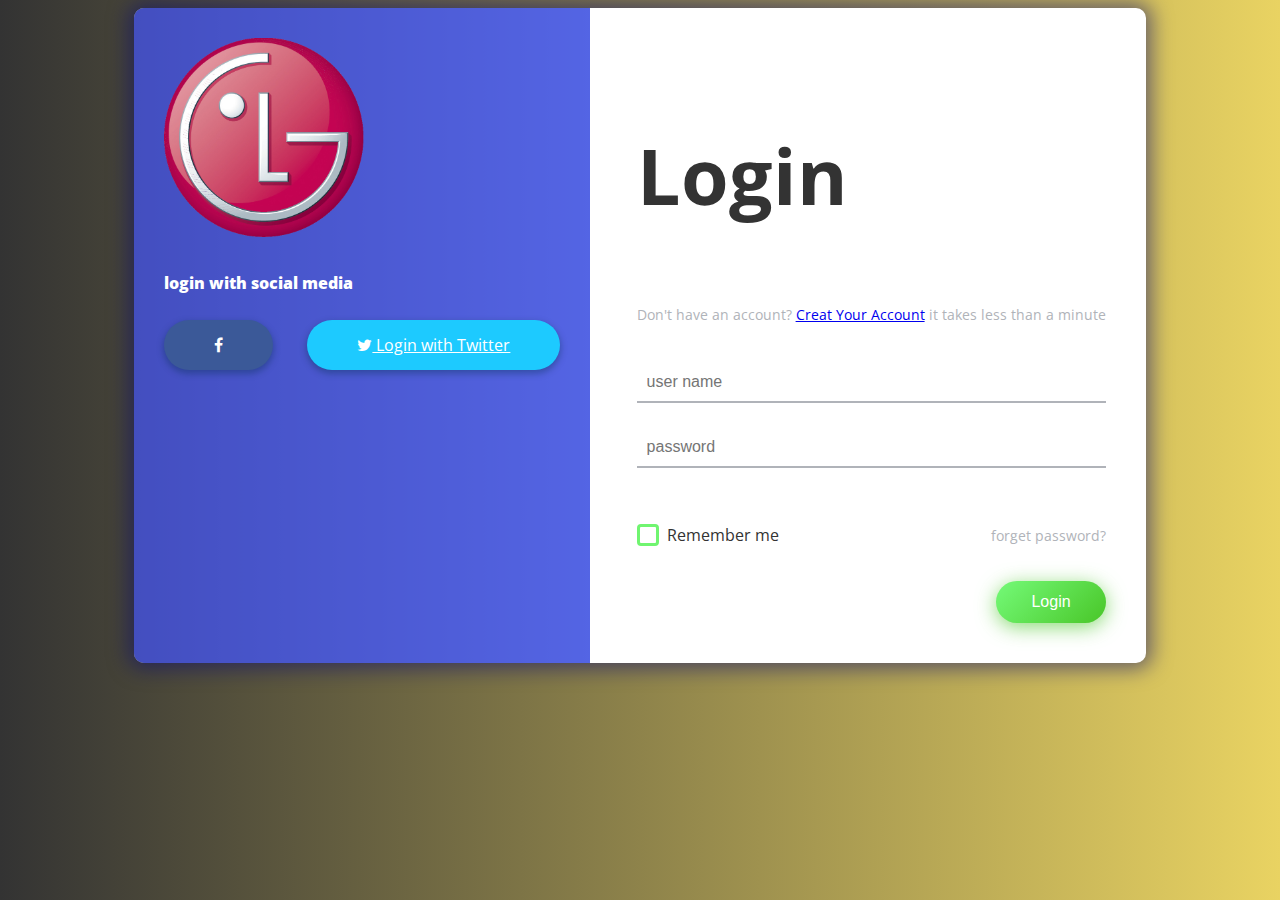
<file: login.html>
<!DOCTYPE html>
<html lang="en" >
<head>
  <meta charset="UTF-8">
  <title>Login Page </title>
  <link href="https://fonts.googleapis.com/css?family=Open+Sans" rel="stylesheet">
  <link rel="shortcut icon" href="images1/title.png" type="image/x-icon">

<link href="https://maxcdn.bootstrapcdn.com/font-awesome/4.7.0/css/font-awesome.min.css" rel="stylesheet" integrity="sha384-wvfXpqpZZVQGK6TAh5PVlGOfQNHSoD2xbE+QkPxCAFlNEevoEH3Sl0sibVcOQVnN" crossorigin="anonymous"><link rel="stylesheet" href="css1/style2.css">

</head>
<body>
<!-- partial:index.partial.html -->
<div class="box-form">
	<div class="left">
		<div class="overlay">
			<img src="images1/title.png" width="200PX" alt="" />
		
		<span>
			<p>login with social media</p>
			<a href="#"><i class="fa fa-facebook" aria-hidden="true"></i></a>
			<a href="#"><i class="fa fa-twitter" aria-hidden="true"></i> Login with Twitter</a>
		</span>
		</div>
	</div>
	
	
		<div class="right">
		<h5>Login</h5>
		<p>Don't have an account? <a href="#">Creat Your Account</a> it takes less than a minute</p>
		<div class="inputs">
			<input type="text" placeholder="user name">
			<br>
			<input type="password" placeholder="password">
		</div>
			
			<br><br>
			
		<div class="remember-me--forget-password">
				<!-- Angular -->
	<label>
		<input type="checkbox" name="item" checked/>
		<span class="text-checkbox">Remember me</span>
	</label>
			<p>forget password?</p>
		</div>
			
			<br>
			<button>Login</button>
	</div>
	
</div>
<!-- partial -->
  
</body>
</html>
</file>
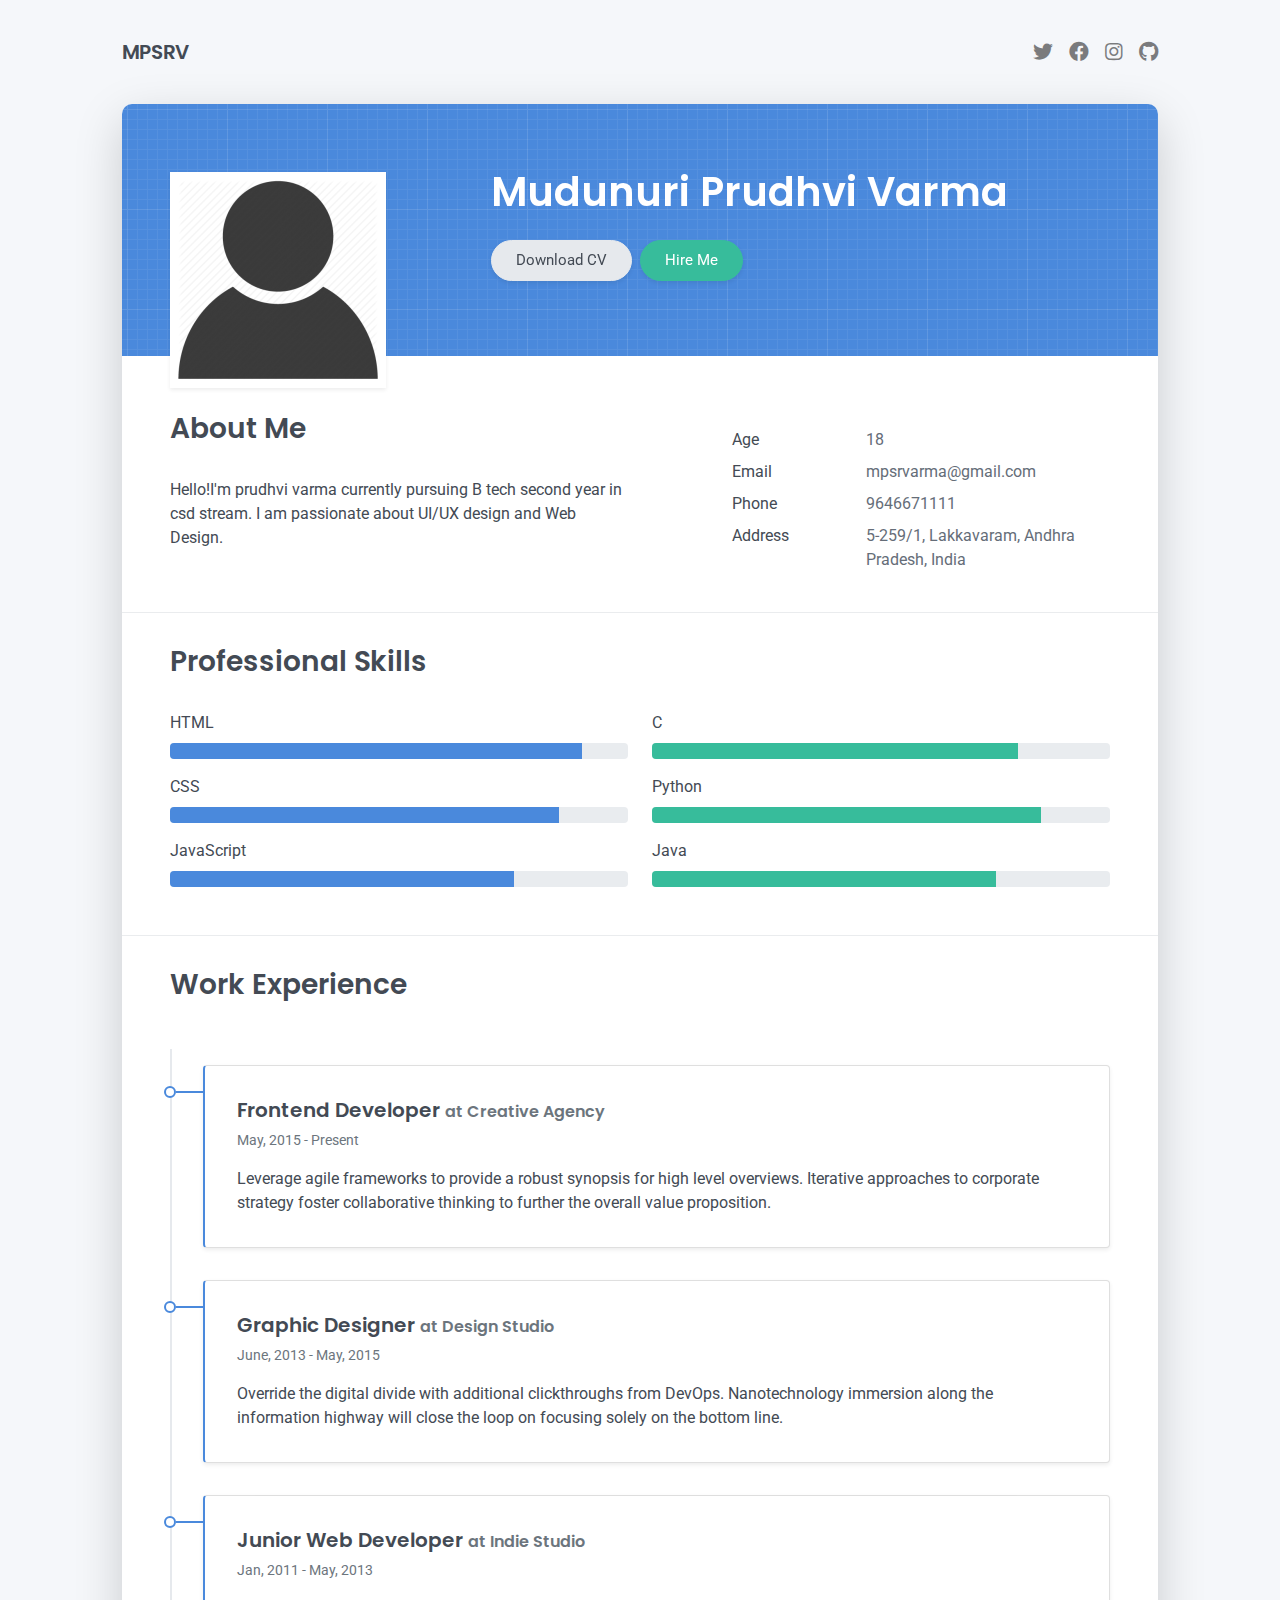
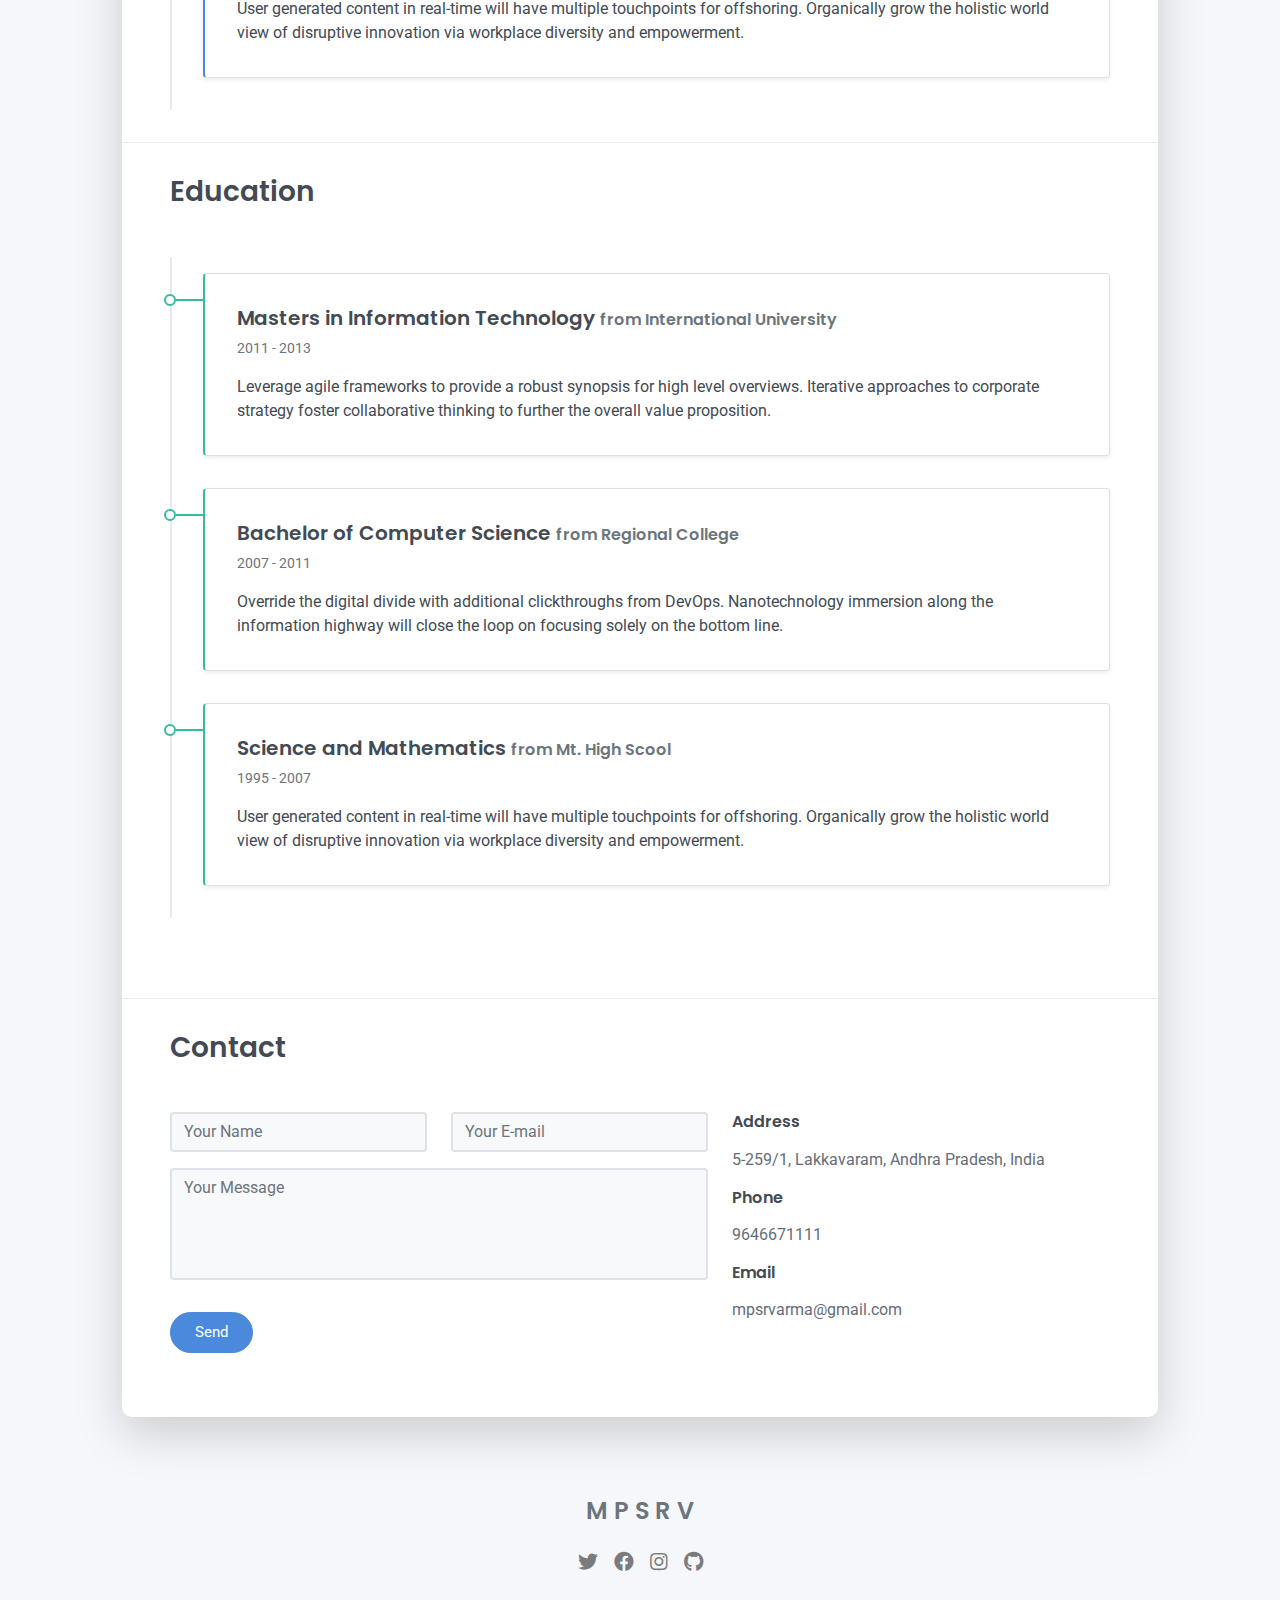
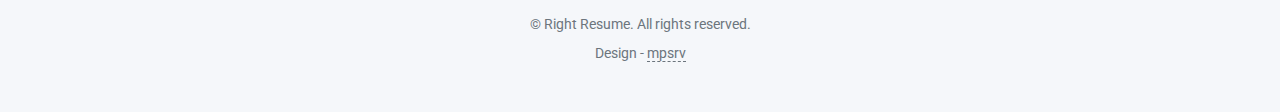
<file: resume.html>
<!DOCTYPE html>
<html lang="en-US">
  <head>
    <meta charset="UTF-8">
    <meta http-equiv="X-UA-Compatible" content="IE=edge">
    <meta name="viewport" content="width=device-width, initial-scale=1">
    <title> Resume</title>
    <link rel="shortcut icon" href="images/title.png" type="image/x-icon">
    <link rel="preconnect" href="https://fonts.gstatic.com" crossorigin="crossorigin"/>
    <link rel="preload" as="style" href="https://fonts.googleapis.com/css2?family=Poppins:wght@600&amp;family=Roboto:wght@300;400;500;700&amp;display=swap"/>
    <link rel="stylesheet" href="https://fonts.googleapis.com/css2?family=Poppins:wght@600&amp;family=Roboto:wght@300;400;500;700&amp;display=swap" media="print" onload="this.media='all'"/>
    <noscript>
      <link rel="stylesheet" href="https://fonts.googleapis.com/css2?family=Poppins:wght@600&amp;family=Roboto:wght@300;400;500;700&amp;display=swap"/>
    </noscript>
    <link href="css2/font-awesome/css/all.min.css?ver=1.2.0" rel="stylesheet">
    <link href="css2/bootstrap.min.css?ver=1.2.0" rel="stylesheet">
    <link href="css2/aos.css?ver=1.2.0" rel="stylesheet">
    <link href="css2/main.css?ver=1.2.0" rel="stylesheet">
    <noscript>
      <style type="text/css">
        [data-aos] {
            opacity: 1 !important;
            transform: translate(0) scale(1) !important;
        }
      </style>
    </noscript>
  </head>
  <body id="top">
    <header class="d-print-none">
      <div class="container text-center text-lg-left">
        <div class="py-3 clearfix">
          <h1 class="site-title mb-0">MPSRV</h1>
          <div class="site-nav">
            <nav role="navigation">
              <ul class="nav justify-content-center">
                <li class="nav-item"><a class="nav-link" href="https://twitter.com/templateflip" title="Twitter"><i class="fab fa-twitter"></i><span class="menu-title sr-only">Twitter</span></a>
                </li>
                <li class="nav-item"><a class="nav-link" href="https://www.facebook.com/templateflip" title="Facebook"><i class="fab fa-facebook"></i><span class="menu-title sr-only">Facebook</span></a>
                </li>
                <li class="nav-item"><a class="nav-link" href="https://www.instagram.com/templateflip" title="Instagram"><i class="fab fa-instagram"></i><span class="menu-title sr-only">Instagram</span></a>
                </li>
                <li class="nav-item"><a class="nav-link" href="https://github.com/templateflip" title="Github"><i class="fab fa-github"></i><span class="menu-title sr-only">Github</span></a>
                </li>
              </ul>
            </nav>
          </div>
        </div>
      </div>
    </header>
    <div class="page-content">
      <div class="container">
<div class="cover shadow-lg bg-white">
  <div class="cover-bg p-3 p-lg-4 text-white">
    <div class="row">
      <div class="col-lg-4 col-md-5">
        <div class="avatar hover-effect bg-white shadow-sm p-1"><img src="images2/avatar.png" width="200" height="200"/></div>
      </div>
      <div class="col-lg-8 col-md-7 text-center text-md-start">
        <h2 class="h1 mt-2" data-aos="fade-left" data-aos-delay="0">Mudunuri Prudhvi Varma</h2>
        <p data-aos="fade-left" data-aos-delay="100"></p>
        <div class="d-print-none" data-aos="fade-left" data-aos-delay="200"><a class="btn btn-light text-dark shadow-sm mt-1 me-1" href="right-resume.pdf" target="_blank">Download CV</a><a class="btn btn-success shadow-sm mt-1" href="#contact">Hire Me</a></div>
      </div>
    </div>
  </div>
  <div class="about-section pt-4 px-3 px-lg-4 mt-1">
    <div class="row">
      <div class="col-md-6">
        <h2 class="h3 mb-3">About Me</h2>
        <p>Hello!I'm prudhvi varma currently pursuing B tech second year in csd stream. I am passionate about UI/UX design and Web Design.</p>
      </div>
      <div class="col-md-5 offset-md-1">
        <div class="row mt-2">
          <div class="col-sm-4">
            <div class="pb-1">Age</div>
          </div>
          <div class="col-sm-8">
            <div class="pb-1 text-secondary">18</div>
          </div>
          <div class="col-sm-4">
            <div class="pb-1">Email</div>
          </div>
          <div class="col-sm-8">
            <div class="pb-1 text-secondary">mpsrvarma@gmail.com</div>
          </div>
          <div class="col-sm-4">
            <div class="pb-1">Phone</div>
          </div>
          <div class="col-sm-8">
            <div class="pb-1 text-secondary">9646671111</div>
          </div>
          <div class="col-sm-4">
            <div class="pb-1">Address</div>
          </div>
          <div class="col-sm-8">
            <div class="pb-1 text-secondary">5-259/1, Lakkavaram, Andhra Pradesh, India</div>
          </div>
        </div>
      </div>
    </div>
  </div>
  <hr class="d-print-none"/>
  <div class="skills-section px-3 px-lg-4">
    <h2 class="h3 mb-3">Professional Skills</h2>
    <div class="row">
      <div class="col-md-6">
        <div class="mb-2"><span>HTML</span>
          <div class="progress my-1">
            <div class="progress-bar bg-primary" role="progressbar" data-aos="zoom-in-right" data-aos-delay="100" data-aos-anchor=".skills-section" style="width: 90%" aria-valuenow="90" aria-valuemin="0" aria-valuemax="100"></div>
          </div>
        </div>
        <div class="mb-2"><span>CSS</span>
          <div class="progress my-1">
            <div class="progress-bar bg-primary" role="progressbar" data-aos="zoom-in-right" data-aos-delay="200" data-aos-anchor=".skills-section" style="width: 85%" aria-valuenow="85" aria-valuemin="0" aria-valuemax="100"></div>
          </div>
        </div>
        <div class="mb-2"><span>JavaScript</span>
          <div class="progress my-1">
            <div class="progress-bar bg-primary" role="progressbar" data-aos="zoom-in-right" data-aos-delay="300" data-aos-anchor=".skills-section" style="width: 75%" aria-valuenow="75" aria-valuemin="0" aria-valuemax="100"></div>
          </div>
        </div>
      </div>
      <div class="col-md-6">
        <div class="mb-2"><span>C</span>
          <div class="progress my-1">
            <div class="progress-bar bg-success" role="progressbar" data-aos="zoom-in-right" data-aos-delay="400" data-aos-anchor=".skills-section" style="width: 80%" aria-valuenow="90" aria-valuemin="0" aria-valuemax="100"></div>
          </div>
        </div>
        <div class="mb-2"><span>Python</span>
          <div class="progress my-1">
            <div class="progress-bar bg-success" role="progressbar" data-aos="zoom-in-right" data-aos-delay="500" data-aos-anchor=".skills-section" style="width: 85%" aria-valuenow="85" aria-valuemin="0" aria-valuemax="100"></div>
          </div>
        </div>
        <div class="mb-2"><span>Java</span>
          <div class="progress my-1">
            <div class="progress-bar bg-success" role="progressbar" data-aos="zoom-in-right" data-aos-delay="600" data-aos-anchor=".skills-section" style="width: 75%" aria-valuenow="75" aria-valuemin="0" aria-valuemax="100"></div>
          </div>
        </div>
      </div>
    </div>
  </div>
  <hr class="d-print-none"/>
  <div class="work-experience-section px-3 px-lg-4">
    <h2 class="h3 mb-4">Work Experience</h2>
    <div class="timeline">
      <div class="timeline-card timeline-card-primary card shadow-sm">
        <div class="card-body">
          <div class="h5 mb-1">Frontend Developer <span class="text-muted h6">at Creative Agency</span></div>
          <div class="text-muted text-small mb-2">May, 2015 - Present</div>
          <div>Leverage agile frameworks to provide a robust synopsis for high level overviews. Iterative approaches to corporate strategy foster collaborative thinking to further the overall value proposition.</div>
        </div>
      </div>
      <div class="timeline-card timeline-card-primary card shadow-sm">
        <div class="card-body">
          <div class="h5 mb-1">Graphic Designer <span class="text-muted h6">at Design Studio</span></div>
          <div class="text-muted text-small mb-2">June, 2013 - May, 2015</div>
          <div>Override the digital divide with additional clickthroughs from DevOps. Nanotechnology immersion along the information highway will close the loop on focusing solely on the bottom line.</div>
        </div>
      </div>
      <div class="timeline-card timeline-card-primary card shadow-sm">
        <div class="card-body">
          <div class="h5 mb-1">Junior Web Developer <span class="text-muted h6">at Indie Studio</span></div>
          <div class="text-muted text-small mb-2">Jan, 2011 - May, 2013</div>
          <div>User generated content in real-time will have multiple touchpoints for offshoring. Organically grow the holistic world view of disruptive innovation via workplace diversity and empowerment.</div>
        </div>
      </div>
    </div>
  </div>
  <hr class="d-print-none"/>
  <div class="page-break"></div>
  <div class="education-section px-3 px-lg-4 pb-4">
    <h2 class="h3 mb-4">Education</h2>
    <div class="timeline">
      <div class="timeline-card timeline-card-success card shadow-sm">
        <div class="card-body">
          <div class="h5 mb-1">Masters in Information Technology <span class="text-muted h6">from International University</span></div>
          <div class="text-muted text-small mb-2">2011 - 2013</div>
          <div>Leverage agile frameworks to provide a robust synopsis for high level overviews. Iterative approaches to corporate strategy foster collaborative thinking to further the overall value proposition.</div>
        </div>
      </div>
      <div class="timeline-card timeline-card-success card shadow-sm">
        <div class="card-body">
          <div class="h5 mb-1">Bachelor of Computer Science <span class="text-muted h6">from Regional College</span></div>
          <div class="text-muted text-small mb-2">2007 - 2011</div>
          <div>Override the digital divide with additional clickthroughs from DevOps. Nanotechnology immersion along the information highway will close the loop on focusing solely on the bottom line.</div>
        </div>
      </div>
      <div class="timeline-card timeline-card-success card shadow-sm">
        <div class="card-body">
          <div class="h5 mb-1">Science and Mathematics <span class="text-muted h6">from Mt. High Scool</span></div>
          <div class="text-muted text-small mb-2">1995 - 2007</div>
          <div>User generated content in real-time will have multiple touchpoints for offshoring. Organically grow the holistic world view of disruptive innovation via workplace diversity and empowerment.</div>
        </div>
      </div>
    </div>
  </div>
  <hr class="d-print-none"/>
  <div class="contant-section px-3 px-lg-4 pb-4" id="contact">
    <h2 class="h3 text mb-3">Contact</h2>
    <div class="row">
      <div class="col-md-7 d-print-none">
        <div class="my-2"><form action="https://formspree.io/your@email.com"
    method="POST">
  <div class="row">
    <div class="col-6">
      <input class="form-control" type="text" id="name" name="name" placeholder="Your Name" required>
    </div>
    <div class="col-6">
      <input class="form-control" type="email" id="email" name="_replyto" placeholder="Your E-mail" required>
    </div>
  </div>
  <div class="form-group my-2">
    <textarea class="form-control" style="resize: none;" id="message" name="message" rows="4"  placeholder="Your Message" required></textarea>
  </div>
  <button class="btn btn-primary mt-2" type="submit">Send</button>
</form>
        </div>
      </div>
      <div class="col">
        <div class="mt-2">
          <h3 class="h6">Address</h3>
          <div class="pb-2 text-secondary">5-259/1, Lakkavaram, Andhra Pradesh, India</div>
          <h3 class="h6">Phone</h3>
          <div class="pb-2 text-secondary">9646671111</div>
          <h3 class="h6">Email</h3>
          <div class="pb-2 text-secondary">mpsrvarma@gmail.com</div>
        </div>
      </div>
      <div class="col d-none d-print-block">
        <div class="mt-2">
          <div>
            <div class="mb-2">
              <div class="text-dark"><i class="fab fa-twitter mr-1"></i><span>https://twitter.com/templateflip</span>
              </div>
            </div>
            <div class="mb-2">
              <div class="text-dark"><i class="fab fa-facebook mr-1"></i><span>https://www.facebook.com/templateflip</span>
              </div>
            </div>
            <div class="mb-2">
              <div class="text-dark"><i class="fab fa-instagram mr-1"></i><span>https://www.instagram.com/templateflip</span>
              </div>
            </div>
            <div class="mb-2">
              <div class="text-dark"><i class="fab fa-github mr-1"></i><span>https://github.com/templateflip</span>
              </div>
            </div>
          </div>
        </div>
      </div>
    </div>
  </div>
</div></div>
    </div>
    <footer class="pt-4 pb-4 text-muted text-center d-print-none">
      <div class="container">
        <div class="my-3">
          <div class="h4">M P S R V</div>
          <div class="footer-nav">
            <nav role="navigation">
              <ul class="nav justify-content-center">
                <li class="nav-item"><a class="nav-link" href="https://twitter.com/templateflip" title="Twitter"><i class="fab fa-twitter"></i><span class="menu-title sr-only">Twitter</span></a>
                </li>
                <li class="nav-item"><a class="nav-link" href="https://www.facebook.com/templateflip" title="Facebook"><i class="fab fa-facebook"></i><span class="menu-title sr-only">Facebook</span></a>
                </li>
                <li class="nav-item"><a class="nav-link" href="https://www.instagram.com/templateflip" title="Instagram"><i class="fab fa-instagram"></i><span class="menu-title sr-only">Instagram</span></a>
                </li>
                <li class="nav-item"><a class="nav-link" href="https://github.com/templateflip" title="Github"><i class="fab fa-github"></i><span class="menu-title sr-only">Github</span></a>
                </li>
              </ul>
            </nav>
          </div>
        </div>
        <div class="text-small">
          <div class="mb-1">&copy; Right Resume. All rights reserved.</div>
          <div>Design - <a href="https://templateflip.com/" target="_blank">mpsrv</a></div>
        </div>
      </div>
    </footer>
    <script src="scripts/bootstrap.bundle.min.js?ver=1.2.0"></script>
    <script src="scripts/aos.js?ver=1.2.0"></script>
    <script src="scripts/main.js?ver=1.2.0"></script>
  </body>
</html>
</file>
<file: css1/style2.css>
body {
  background: #e9d362;  /* fallback for old browsers */
  background: -webkit-linear-gradient(to right, #333333, #e9d362);  /* Chrome 10-25, Safari 5.1-6 */
  background: linear-gradient(to right, #333333, #e9d362); /* W3C, IE 10+/ Edge, Firefox 16+, Chrome 26+, Opera 12+, Safari 7+ */
  
  background-size: cover;
  background-repeat: no-repeat;
  background-attachment: fixed;
  font-family: "Open Sans", sans-serif;
  color: #333333;
}

.box-form {
  margin: 0 auto;
  width: 80%;
  background: #FFFFFF;
  border-radius: 10px;
  overflow: hidden;
  display: flex;
  flex: 1 1 100%;
  align-items: stretch;
  justify-content: space-between;
  box-shadow: 0 0 20px 6px #090b6f85;
}
@media (max-width: 980px) {
  .box-form {
    flex-flow: wrap;
    text-align: center;
    align-content: center;
    align-items: center;
  }
}
.box-form div {
  height: auto;
}
.box-form .left {
  color: #FFFFFF;
  background-size: cover;
  background-repeat: no-repeat;
  background: #4b6cb7;  /* fallback for old browsers */
  background: -webkit-linear-gradient(to right, #182848, #4b6cb7);  /* Chrome 10-25, Safari 5.1-6 */
  background: linear-gradient(to right, #182848, #4b6cb7); /* W3C, IE 10+/ Edge, Firefox 16+, Chrome 26+, Opera 12+, Safari 7+ */
  

  overflow: hidden;
}
.box-form .left .overlay {
  padding: 30px;
  width: 100%;
  height: 100%;
  background: #5961f9ad;
  overflow: hidden;
  box-sizing: border-box;
}
.box-form .left .overlay h1 {
  font-size: 10vmax;
  line-height: 1;
  font-weight: 900;
  margin-top: 40px;
  margin-bottom: 20px;
}
.box-form .left .overlay span p {
  margin-top: 30px;
  font-weight: 900;
}
.box-form .left .overlay span a {
  background: #3b5998;
  color: #FFFFFF;
  margin-top: 10px;
  padding: 14px 50px;
  border-radius: 100px;
  display: inline-block;
  box-shadow: 0 3px 6px 1px #042d4657;
}
.box-form .left .overlay span a:last-child {
  background: #1dcaff;
  margin-left: 30px;
}
.box-form .right {
  padding: 40px;
  overflow: hidden;
}
@media (max-width: 980px) {
  .box-form .right {
    width: 100%;
  }
}
.box-form .right h5 {
  font-size: 6vmax;
  line-height: 0;
}
.box-form .right p {
  font-size: 14px;
  color: #B0B3B9;
}
.box-form .right .inputs {
  overflow: hidden;
}
.box-form .right input {
  width: 100%;
  padding: 10px;
  margin-top: 25px;
  font-size: 16px;
  border: none;
  outline: none;
  border-bottom: 2px solid #B0B3B9;
}
.box-form .right .remember-me--forget-password {
  display: flex;
  justify-content: space-between;
  align-items: center;
}
.box-form .right .remember-me--forget-password input {
  margin: 0;
  margin-right: 7px;
  width: auto;
}
.box-form .right button {
  float: right;
  color: #fff;
  font-size: 16px;
  padding: 12px 35px;
  border-radius: 50px;
  display: inline-block;
  border: 0;
  outline: 0;
  box-shadow: 0px 4px 20px 0px #49c628a6;
  background-image: linear-gradient(135deg, #70F570 10%, #49C628 100%);
}

label {
  display: block;
  position: relative;
  margin-left: 30px;
}

label::before {
  content: ' \f00c';
  position: absolute;
  font-family: FontAwesome;
  background: transparent;
  border: 3px solid #70F570;
  border-radius: 4px;
  color: transparent;
  left: -30px;
  transition: all 0.2s linear;
}

label:hover::before {
  font-family: FontAwesome;
  content: ' \f00c';
  color: #fff;
  cursor: pointer;
  background: #70F570;
}

label:hover::before .text-checkbox {
  background: #70F570;
}

label span.text-checkbox {
  display: inline-block;
  height: auto;
  position: relative;
  cursor: pointer;
  transition: all 0.2s linear;
}

label input[type="checkbox"] {
  display: none;
}
</file>
<file: css2/main.css>
/* Buttons */
/* Inputs */
/* Timeline custom component */
.timeline {
  border-left: 2px solid #E6E9ED;
  padding: 1rem 0; }

.timeline-card {
  position: relative;
  margin-left: 31px;
  border-left: 2px solid;
  margin-bottom: 2rem; }

.timeline-card:last-child {
  margin-bottom: 1rem; }

.timeline-card:before {
  content: '';
  display: inline-block;
  position: absolute;
  background-color: #fff;
  border-radius: 10px;
  width: 12px;
  height: 12px;
  top: 20px;
  left: -41px;
  border: 2px solid;
  z-index: 2; }

.timeline-card:after {
  content: '';
  display: inline-block;
  position: absolute;
  background-color: currentColor;
  width: 29px;
  height: 2px;
  top: 25px;
  left: -29px;
  z-index: 1; }

.timeline-card-primary {
  border-left-color: #4A89DC; }

.timeline-card-primary:before {
  border-color: #4A89DC; }

.timeline-card-primary:after {
  background-color: #4A89DC; }

.timeline-card-success {
  border-left-color: #37BC9B; }

.timeline-card-success:before {
  border-color: #37BC9B; }

.timeline-card-success:after {
  background-color: #37BC9B; }

html {
  scroll-behavior: smooth; }

.site-title {
  font-size: 1.25rem;
  line-height: 2.5rem; }

.nav-link {
  padding: 0;
  font-size: 1.25rem;
  line-height: 2.5rem;
  color: rgba(0, 0, 0, 0.5); }

.nav-link:hover,
.nav-link:focus,
.active .nav-link {
  color: rgba(0, 0, 0, 0.8); }

.nav-item + .nav-item {
  margin-left: 1rem; }

.cover {
  border-radius: 10px; }

.cover-bg {
  background-color: #4A89DC;
  background-image: url("data:image/svg+xml,%3Csvg xmlns='http://www.w3.org/2000/svg' width='100' height='100' viewBox='0 0 100 100'%3E%3Cg fill-rule='evenodd'%3E%3Cg fill='%23ffffff' fill-opacity='0.12'%3E%3Cpath opacity='.5' d='M96 [base64] 0v-9h-9v9h9zm-10 0v-9h-9v9h9zm-10 0v-9h-9v9h9zm-10 0v-9h-9v9h9zm-10 0v-9h-9v9h9zm-10 0v-9h-9v9h9zm-10 0v-9h-9v9h9zm-10 0v-9h-9v9h9zm-9-10h9v-9h-9v9zm10 0h9v-9h-9v9zm10 0h9v-9h-9v9zm10 0h9v-9h-9v9zm10 0h9v-9h-9v9zm10 0h9v-9h-9v9zm10 0h9v-9h-9v9zm10 0h9v-9h-9v9zm9-10v-9h-9v9h9zm-10 0v-9h-9v9h9zm-10 0v-9h-9v9h9zm-10 0v-9h-9v9h9zm-10 0v-9h-9v9h9zm-10 0v-9h-9v9h9zm-10 0v-9h-9v9h9zm-10 0v-9h-9v9h9zm-9-10h9v-9h-9v9zm10 0h9v-9h-9v9zm10 0h9v-9h-9v9zm10 0h9v-9h-9v9zm10 0h9v-9h-9v9zm10 0h9v-9h-9v9zm10 0h9v-9h-9v9zm10 0h9v-9h-9v9zm9-10v-9h-9v9h9zm-10 0v-9h-9v9h9zm-10 0v-9h-9v9h9zm-10 0v-9h-9v9h9zm-10 0v-9h-9v9h9zm-10 0v-9h-9v9h9zm-10 0v-9h-9v9h9zm-10 0v-9h-9v9h9zm-9-10h9v-9h-9v9zm10 0h9v-9h-9v9zm10 0h9v-9h-9v9zm10 0h9v-9h-9v9zm10 0h9v-9h-9v9zm10 0h9v-9h-9v9zm10 0h9v-9h-9v9zm10 0h9v-9h-9v9zm9-10v-9h-9v9h9zm-10 0v-9h-9v9h9zm-10 0v-9h-9v9h9zm-10 0v-9h-9v9h9zm-10 0v-9h-9v9h9zm-10 0v-9h-9v9h9zm-10 0v-9h-9v9h9zm-10 0v-9h-9v9h9zm-9-10h9v-9h-9v9zm10 0h9v-9h-9v9zm10 0h9v-9h-9v9zm10 0h9v-9h-9v9zm10 0h9v-9h-9v9zm10 0h9v-9h-9v9zm10 0h9v-9h-9v9zm10 0h9v-9h-9v9z'/%3E%3Cpath d='M6 5V0H5v5H0v1h5v94h1V6h94V5H6z'/%3E%3C/g%3E%3C/g%3E%3C/svg%3E");
  border-radius: 10px 10px 0 0; }

.avatar {
  max-width: 216px;
  max-height: 216px;
  margin-top: 20px;
  text-align: center;
  margin-left: auto;
  margin-right: auto; }

.avatar img {
  /* Safari 6.0 - 9.0 */
  filter: grayscale(100%); }

footer a:not(.nav-link) {
  color: inherit;
  border-bottom: 1px dashed;
  text-decoration: none;
  cursor: pointer; }

@media (min-width: 48em) {
  .site-title {
    float: left; }
  .site-nav {
    float: right; }
  .avatar {
    margin-bottom: -80px;
    margin-left: 0; } }

@media print {
  body {
    background-color: #fff; }
  .container {
    width: auto;
    max-width: 100%;
    padding: 0; }
  .cover, .cover-bg {
    border-radius: 0; }
  .cover.shadow-lg {
    box-shadow: none !important; }
  .cover-bg {
    padding: 5rem !important;
    padding-bottom: 10px !important; }
  .avatar {
    margin-top: -10px; }
  .about-section {
    padding: 6.5rem 5rem 2rem !important; }
  .skills-section,
  .work-experience-section,
  .education-section,
  .contant-section {
    padding: 1.5rem 5rem 2rem !important; }
  .page-break {
    padding-top: 5rem;
    page-break-before: always; } }
</file>
